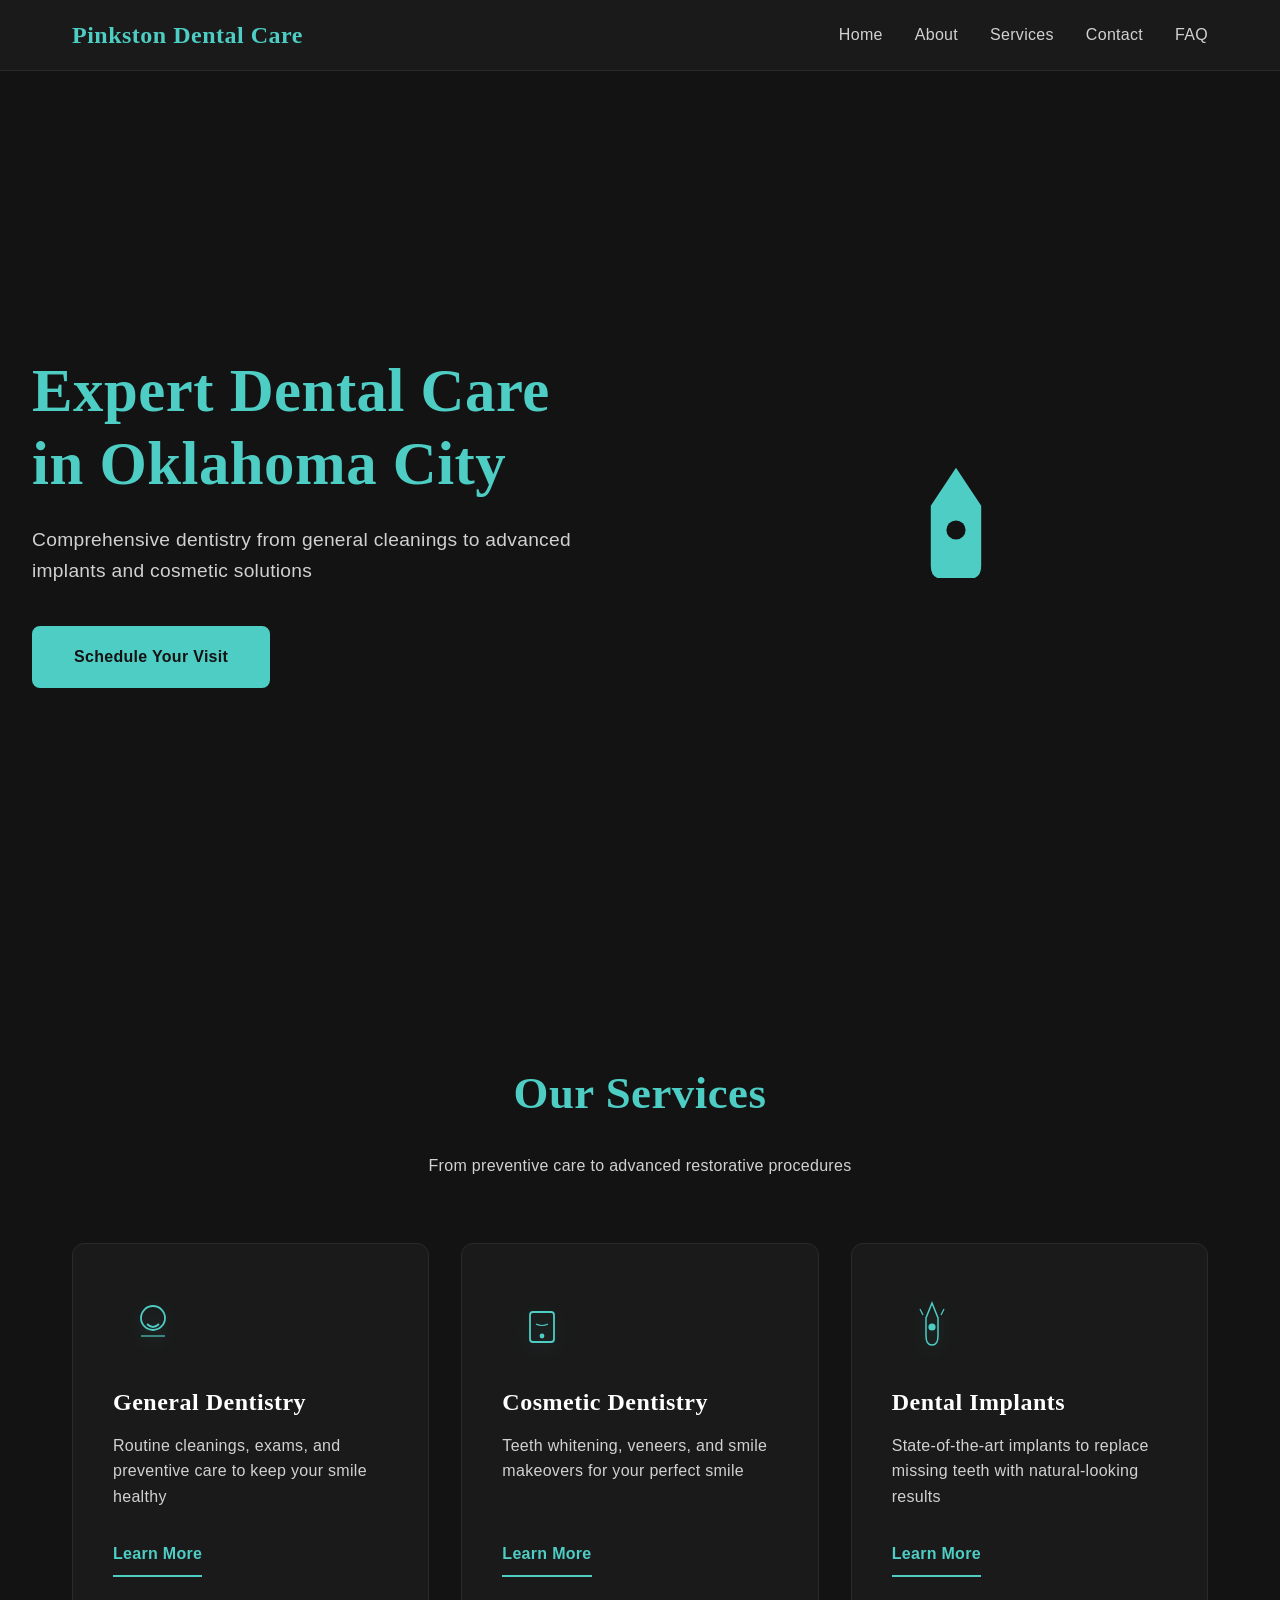
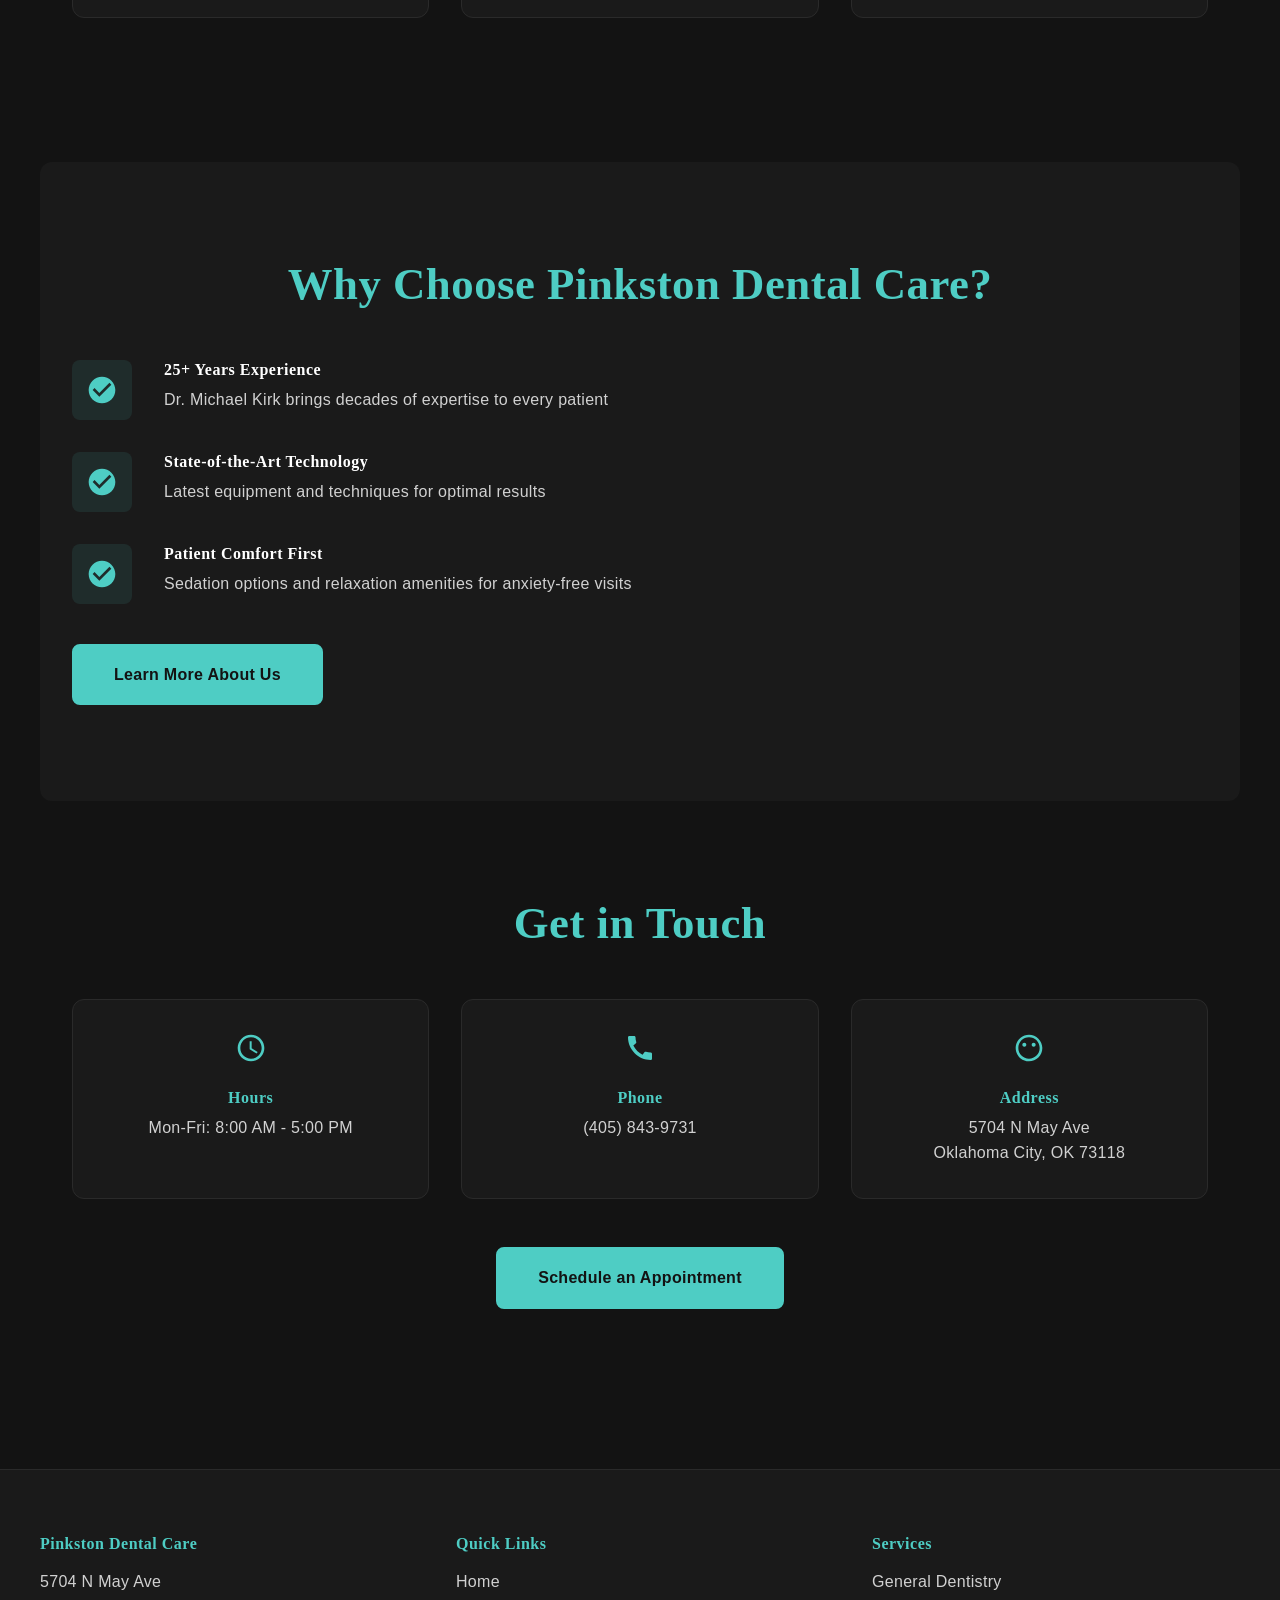
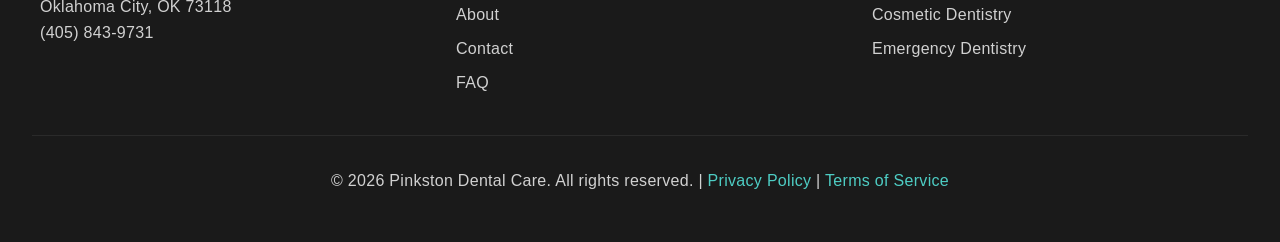
<file: index.html>
<!DOCTYPE html>
<html lang="en">
<head>
    <meta charset="UTF-8">
    <meta name="viewport" content="width=device-width, initial-scale=1.0">
    <title>Pinkston Dental Care | Dentist Oklahoma City, OK</title>
    <meta name="description" content="Expert dental care in Oklahoma City. Dr. Kirk offers cosmetic dentistry, implants, sedation dentistry, and emergency services at Pinkston Dental Care.">
    <meta name="theme-color" content="#131313">
    <meta property="og:title" content="Pinkston Dental Care | Dentist Oklahoma City, OK">
    <meta property="og:description" content="Expert dental care at Pinkston Dental Care in Oklahoma City. Cosmetic dentistry, implants, and more.">
    <meta property="og:type" content="website">
    <meta property="og:url" content="https://oh-ashen-one.github.io/grand-dental-studio/">
    <link rel="canonical" href="https://oh-ashen-one.github.io/grand-dental-studio/">
    <link rel="stylesheet" href="css/styles.css?v=1774543622">
    <!-- DESIGN SYSTEM — Pinkston Dental Care
    Niche: Dentist | Vibe: Dark professional with soft teal accents, minimalist approach
    Color: Roll 3 (#4ECDC4 teal + #1a1a1a bg) | Nav: Roll 2 | Hero: Roll 1 | Motion: Roll 4 | Sections: Roll 2 -->
    <script type="application/ld+json">
    {
        "@context": "https://schema.org",
        "@type": "LocalBusiness",
        "name": "Pinkston Dental Care",
        "image": "https://www.dentistokc.com/assets/images/office-1.jpg",
        "description": "Expert dental care including cosmetic dentistry, dental implants, and emergency services in Oklahoma City",
        "address": {
            "@type": "PostalAddress",
            "streetAddress": "5704 N May Ave",
            "addressLocality": "Oklahoma City",
            "addressRegion": "OK",
            "postalCode": "73118",
            "addressCountry": "US"
        },
        "telephone": "(405) 843-9731",
        "url": "https://oh-ashen-one.github.io/grand-dental-studio/",
        "email": "pinkstoninfo@gmail.com",
        "priceRange": "$$$",
        "openingHoursSpecification": [
            {
                "@type": "OpeningHoursSpecification",
                "dayOfWeek": ["Monday", "Tuesday", "Wednesday", "Thursday", "Friday"],
                "opens": "08:00",
                "closes": "17:00"
            }
        ],
        "aggregateRating": {
            "@type": "AggregateRating",
            "ratingValue": "4.9",
            "reviewCount": "425"
        }
    }
    </script>
</head>
<body>
    <nav class="navbar">
        <div class="nav-container">
            <div class="nav-brand">Pinkston Dental Care</div>
            <button class="menu-toggle" id="menuToggle">
                <svg width="24" height="24" viewBox="0 0 24 24" fill="none" stroke="currentColor" stroke-width="2">
                    <line x1="3" y1="6" x2="21" y2="6"></line>
                    <line x1="3" y1="12" x2="21" y2="12"></line>
                    <line x1="3" y1="18" x2="21" y2="18"></line>
                </svg>
            </button>
            <ul class="nav-menu" id="navMenu">
                <li><a href="index.html">Home</a></li>
                <li><a href="about.html">About</a></li>
                <li><a href="#services">Services</a></li>
                <li><a href="contact.html">Contact</a></li>
                <li><a href="faq.html">FAQ</a></li>
            </ul>
        </div>
    </nav>

    <main>
        <!-- Hero Section -->
        <section class="hero reveal" id="hero">
            <div class="hero-content">
                <h1>Expert Dental Care in Oklahoma City</h1>
                <p>Comprehensive dentistry from general cleanings to advanced implants and cosmetic solutions</p>
                <a href="contact.html" class="cta-button">Schedule Your Visit</a>
            </div>
            <div class="hero-visual">
                <div class="tooth-icon">
                    <svg viewBox="0 0 100 100" width="120" height="120">
                        <path d="M50 10 L70 40 L70 90 Q70 100 60 100 L40 100 Q30 100 30 90 L30 40 Z" fill="#4ECDC4" stroke="#4ECDC4" stroke-width="2"/>
                        <circle cx="50" cy="60" r="8" fill="#131313"/>
                    </svg>
                </div>
            </div>
        </section>

        <!-- Services Section -->
        <section class="services reveal" id="services">
            <div class="section-header">
                <h2>Our Services</h2>
                <p>From preventive care to advanced restorative procedures</p>
            </div>
            <div class="services-grid">
                <div class="service-card reveal">
                    <div class="service-icon">
                        <svg viewBox="0 0 100 100" width="60" height="60">
                            <circle cx="50" cy="40" r="20" fill="none" stroke="#4ECDC4" stroke-width="3"/>
                            <path d="M40 50 Q50 60 60 50" fill="none" stroke="#4ECDC4" stroke-width="3"/>
                            <line x1="30" y1="70" x2="70" y2="70" stroke="#4ECDC4" stroke-width="2"/>
                        </svg>
                    </div>
                    <h3>General Dentistry</h3>
                    <p>Routine cleanings, exams, and preventive care to keep your smile healthy</p>
                    <a href="services/general-dentistry.html" class="service-link">Learn More</a>
                </div>

                <div class="service-card reveal">
                    <div class="service-icon">
                        <svg viewBox="0 0 100 100" width="60" height="60">
                            <rect x="30" y="30" width="40" height="50" fill="none" stroke="#4ECDC4" stroke-width="3" rx="5"/>
                            <path d="M40 50 Q50 55 60 50" stroke="#4ECDC4" stroke-width="2" fill="none"/>
                            <circle cx="50" cy="70" r="4" fill="#4ECDC4"/>
                        </svg>
                    </div>
                    <h3>Cosmetic Dentistry</h3>
                    <p>Teeth whitening, veneers, and smile makeovers for your perfect smile</p>
                    <a href="services/cosmetic-dentistry.html" class="service-link">Learn More</a>
                </div>

                <div class="service-card reveal">
                    <div class="service-icon">
                        <svg viewBox="0 0 100 100" width="60" height="60">
                            <path d="M50 15 L60 40 L60 70 Q60 85 50 85 Q40 85 40 70 L40 40 Z" fill="none" stroke="#4ECDC4" stroke-width="2.5"/>
                            <circle cx="50" cy="55" r="6" fill="#4ECDC4"/>
                            <line x1="35" y1="35" x2="30" y2="25" stroke="#4ECDC4" stroke-width="2"/>
                            <line x1="65" y1="35" x2="70" y2="25" stroke="#4ECDC4" stroke-width="2"/>
                        </svg>
                    </div>
                    <h3>Dental Implants</h3>
                    <p>State-of-the-art implants to replace missing teeth with natural-looking results</p>
                    <a href="services/emergency-dentistry.html" class="service-link">Learn More</a>
                </div>
            </div>
        </section>

        <!-- About Section -->
        <section class="about-preview reveal">
            <div class="about-content">
                <h2>Why Choose Pinkston Dental Care?</h2>
                <div class="features">
                    <div class="feature-item">
                        <div class="feature-icon">
                            <svg viewBox="0 0 24 24" width="32" height="32">
                                <path fill="#4ECDC4" d="M12 2C6.48 2 2 6.48 2 12s4.48 10 10 10 10-4.48 10-10S17.52 2 12 2zm-2 15l-5-5 1.41-1.41L10 14.17l7.59-7.59L19 8l-9 9z"/>
                            </svg>
                        </div>
                        <div>
                            <h4>25+ Years Experience</h4>
                            <p>Dr. Michael Kirk brings decades of expertise to every patient</p>
                        </div>
                    </div>
                    <div class="feature-item">
                        <div class="feature-icon">
                            <svg viewBox="0 0 24 24" width="32" height="32">
                                <path fill="#4ECDC4" d="M12 2C6.48 2 2 6.48 2 12s4.48 10 10 10 10-4.48 10-10S17.52 2 12 2zm-2 15l-5-5 1.41-1.41L10 14.17l7.59-7.59L19 8l-9 9z"/>
                            </svg>
                        </div>
                        <div>
                            <h4>State-of-the-Art Technology</h4>
                            <p>Latest equipment and techniques for optimal results</p>
                        </div>
                    </div>
                    <div class="feature-item">
                        <div class="feature-icon">
                            <svg viewBox="0 0 24 24" width="32" height="32">
                                <path fill="#4ECDC4" d="M12 2C6.48 2 2 6.48 2 12s4.48 10 10 10 10-4.48 10-10S17.52 2 12 2zm-2 15l-5-5 1.41-1.41L10 14.17l7.59-7.59L19 8l-9 9z"/>
                            </svg>
                        </div>
                        <div>
                            <h4>Patient Comfort First</h4>
                            <p>Sedation options and relaxation amenities for anxiety-free visits</p>
                        </div>
                    </div>
                </div>
                <a href="about.html" class="cta-button">Learn More About Us</a>
            </div>
        </section>

        <!-- Contact Section -->
        <section class="contact-preview reveal">
            <h2>Get in Touch</h2>
            <div class="contact-info-grid">
                <div class="contact-info-card">
                    <svg viewBox="0 0 24 24" width="32" height="32">
                        <path fill="#4ECDC4" d="M12 2C6.48 2 2 6.48 2 12s4.48 10 10 10 10-4.48 10-10S17.52 2 12 2zm0 18c-4.42 0-8-3.58-8-8s3.58-8 8-8 8 3.58 8 8-3.58 8-8 8zm.5-13H11v6l5.25 3.15.75-1.23-4.5-2.67z"/>
                    </svg>
                    <h4>Hours</h4>
                    <p>Mon-Fri: 8:00 AM - 5:00 PM</p>
                </div>
                <div class="contact-info-card">
                    <svg viewBox="0 0 24 24" width="32" height="32">
                        <path fill="#4ECDC4" d="M20.01 15.38c-1.23 0-2.42-.2-3.53-.56-.35-.12-.74-.03-1.01.24l-1.57 1.97c-2.83-1.35-5.48-3.9-6.89-6.86l1.95-1.66c.27-.28.35-.67.24-1.02-.37-1.11-.56-2.3-.56-3.53 0-.54-.45-.99-.99-.99H4.19C3.65 3 3 3.24 3 3.99 3 13.28 10.73 21 20.01 21c.71 0 .99-.63.99-1.18v-3.45c0-.54-.45-.99-.99-.99z"/>
                    </svg>
                    <h4>Phone</h4>
                    <p>(405) 843-9731</p>
                </div>
                <div class="contact-info-card">
                    <svg viewBox="0 0 24 24" width="32" height="32">
                        <path fill="#4ECDC4" d="M12 2C6.48 2 2 6.48 2 12s4.48 10 10 10 10-4.48 10-10S17.52 2 12 2zm0 18c-4.42 0-8-3.58-8-8s3.58-8 8-8 8 3.58 8 8-3.58 8-8 8zm3.5-9c.83 0 1.5-.67 1.5-1.5S16.33 8 15.5 8 14 8.67 14 9.5s.67 1.5 1.5 1.5zm-7 0c.83 0 1.5-.67 1.5-1.5S9.33 8 8.5 8 7 8.67 7 9.5 7.67 11 8.5 11z"/>
                    </svg>
                    <h4>Address</h4>
                    <p>5704 N May Ave<br>Oklahoma City, OK 73118</p>
                </div>
            </div>
            <a href="contact.html" class="cta-button">Schedule an Appointment</a>
        </section>
    </main>

    <footer>
        <div class="footer-content">
            <div class="footer-section">
                <h4>Pinkston Dental Care</h4>
                <p>5704 N May Ave<br>Oklahoma City, OK 73118<br>(405) 843-9731</p>
            </div>
            <div class="footer-section">
                <h4>Quick Links</h4>
                <ul>
                    <li><a href="index.html">Home</a></li>
                    <li><a href="about.html">About</a></li>
                    <li><a href="contact.html">Contact</a></li>
                    <li><a href="faq.html">FAQ</a></li>
                </ul>
            </div>
            <div class="footer-section">
                <h4>Services</h4>
                <ul>
                    <li><a href="services/general-dentistry.html">General Dentistry</a></li>
                    <li><a href="services/cosmetic-dentistry.html">Cosmetic Dentistry</a></li>
                    <li><a href="services/emergency-dentistry.html">Emergency Dentistry</a></li>
                </ul>
            </div>
        </div>
        <div class="footer-bottom">
            <p>&copy; 2026 Pinkston Dental Care. All rights reserved. | <a href="">Privacy Policy</a> | <a href="">Terms of Service</a></p>
        </div>
    </footer>

    <script src="js/main.js?v=1774543622"></script>
</body>
</html>
</file>
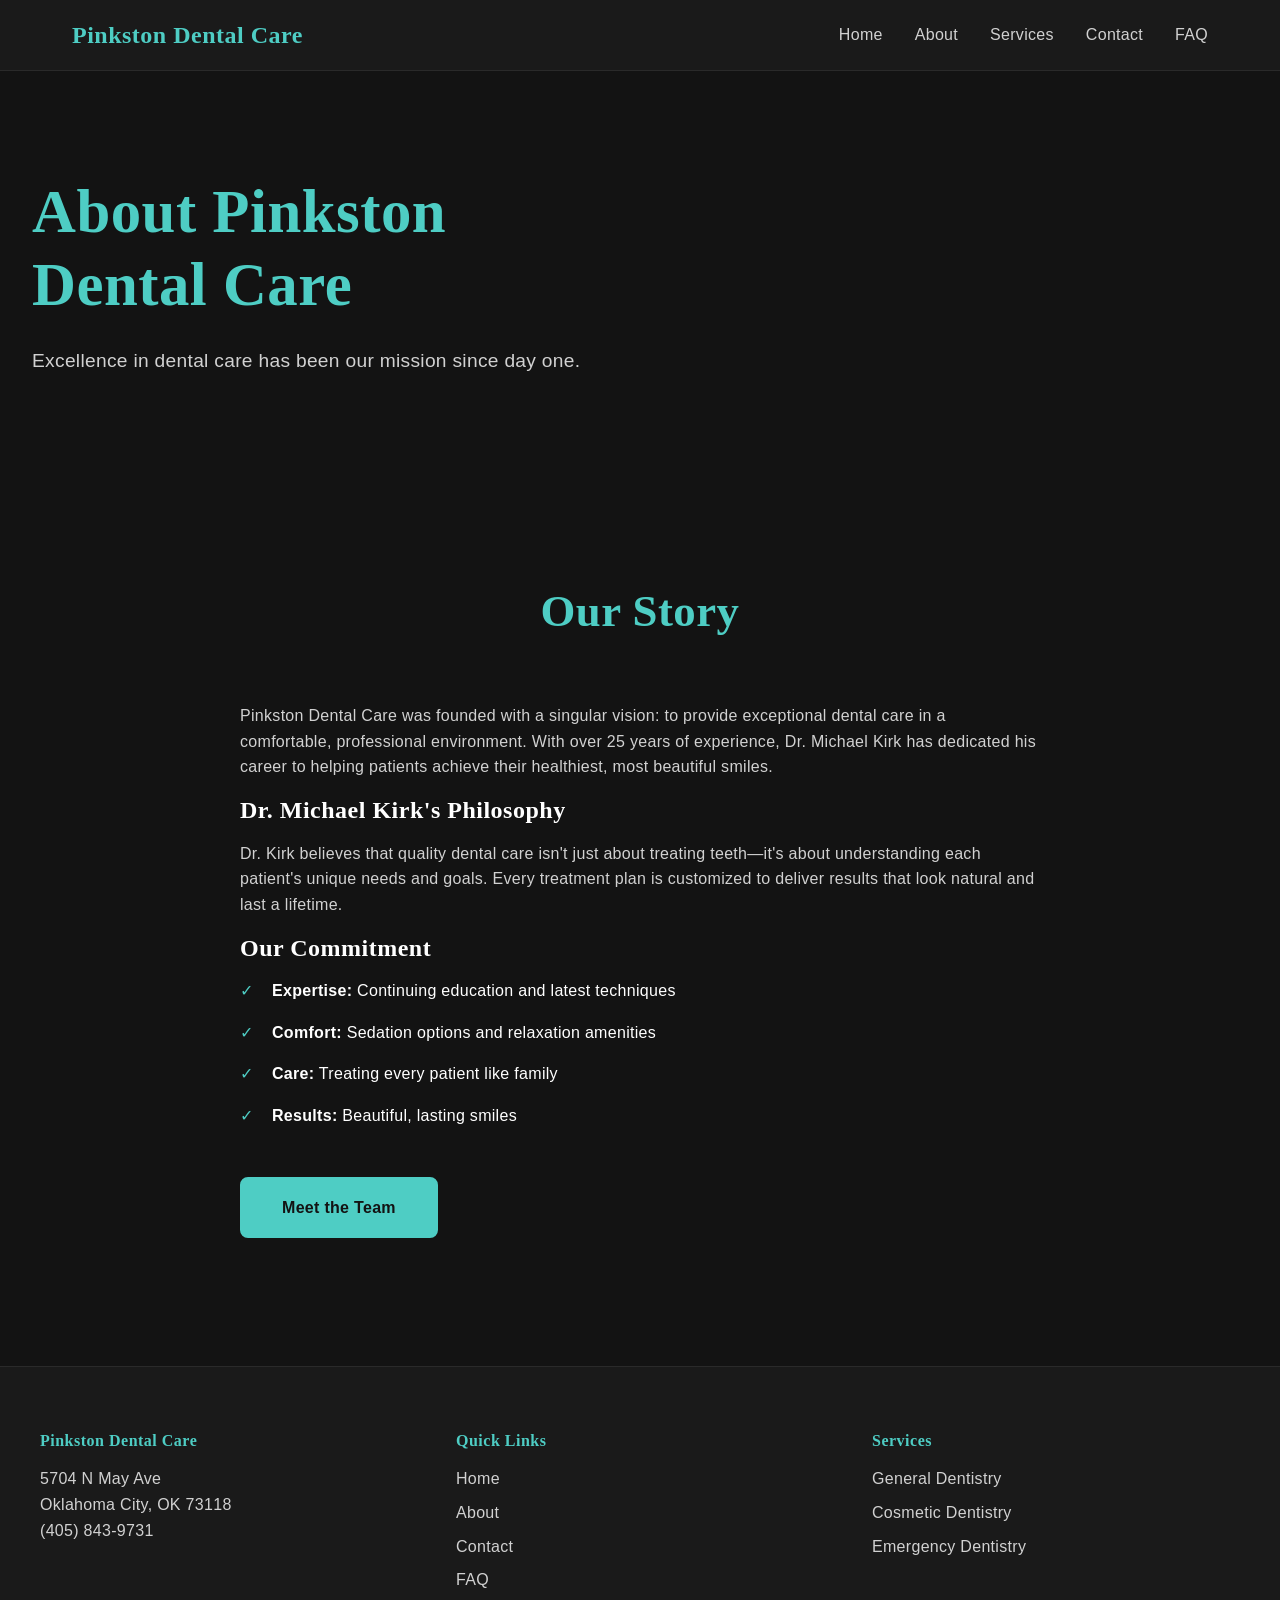
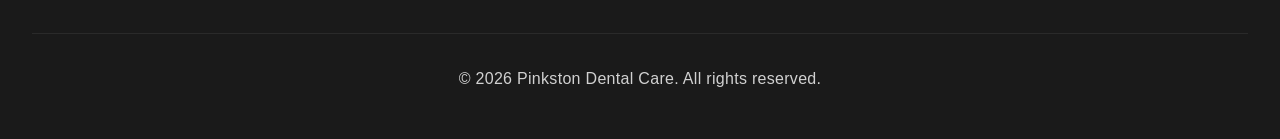
<file: about.html>
<!DOCTYPE html>
<html lang="en">
<head>
    <meta charset="UTF-8">
    <meta name="viewport" content="width=device-width, initial-scale=1.0">
    <title>About Us | Pinkston Dental Care | Oklahoma City Dentist</title>
    <meta name="description" content="Meet Dr. Michael Kirk and learn about Pinkston Dental Care's commitment to excellence in dental care.">
    <link rel="canonical" href="https://oh-ashen-one.github.io/grand-dental-studio/about.html">
    <meta property="og:title" content="About Pinkston Dental Care">
    <meta property="og:description" content="Meet our experienced dental team and learn our philosophy.">
    <link rel="stylesheet" href="css/styles.css?v=1774543622">
    <script type="application/ld+json">
    {
        "@context": "https://schema.org",
        "@type": "Person",
        "name": "Dr. Michael Kirk",
        "title": "Dentist",
        "description": "Dr. Michael Kirk is an experienced dentist with over 25 years in the field",
        "workLocation": {
            "@type": "Place",
            "address": "5704 N May Ave, Oklahoma City, OK 73118"
        }
    }
    </script>
</head>
<body>
    <nav class="navbar">
        <div class="nav-container">
            <div class="nav-brand">Pinkston Dental Care</div>
            <button class="menu-toggle" id="menuToggle">
                <svg width="24" height="24" viewBox="0 0 24 24" fill="none" stroke="currentColor" stroke-width="2">
                    <line x1="3" y1="6" x2="21" y2="6"></line>
                    <line x1="3" y1="12" x2="21" y2="12"></line>
                    <line x1="3" y1="18" x2="21" y2="18"></line>
                </svg>
            </button>
            <ul class="nav-menu" id="navMenu">
                <li><a href="index.html">Home</a></li>
                <li><a href="about.html">About</a></li>
                <li><a href="index.html#services">Services</a></li>
                <li><a href="contact.html">Contact</a></li>
                <li><a href="faq.html">FAQ</a></li>
            </ul>
        </div>
    </nav>

    <main>
        <section class="hero reveal" style="min-height: 50vh; padding: 3rem 2rem;">
            <div class="hero-content">
                <h1>About Pinkston Dental Care</h1>
                <p>Excellence in dental care has been our mission since day one.</p>
            </div>
        </section>

        <section class="services reveal" style="padding: 4rem 2rem;">
            <div class="section-header">
                <h2>Our Story</h2>
            </div>
            <div style="max-width: 800px; margin: 0 auto;">
                <p>Pinkston Dental Care was founded with a singular vision: to provide exceptional dental care in a comfortable, professional environment. With over 25 years of experience, Dr. Michael Kirk has dedicated his career to helping patients achieve their healthiest, most beautiful smiles.</p>
                
                <h3>Dr. Michael Kirk's Philosophy</h3>
                <p>Dr. Kirk believes that quality dental care isn't just about treating teeth—it's about understanding each patient's unique needs and goals. Every treatment plan is customized to deliver results that look natural and last a lifetime.</p>

                <h3>Our Commitment</h3>
                <ul style="list-style: none; padding: 0;">
                    <li style="margin-bottom: 1rem; padding-left: 2rem; position: relative;">
                        <span style="position: absolute; left: 0; color: #4ECDC4;">✓</span>
                        <strong>Expertise:</strong> Continuing education and latest techniques
                    </li>
                    <li style="margin-bottom: 1rem; padding-left: 2rem; position: relative;">
                        <span style="position: absolute; left: 0; color: #4ECDC4;">✓</span>
                        <strong>Comfort:</strong> Sedation options and relaxation amenities
                    </li>
                    <li style="margin-bottom: 1rem; padding-left: 2rem; position: relative;">
                        <span style="position: absolute; left: 0; color: #4ECDC4;">✓</span>
                        <strong>Care:</strong> Treating every patient like family
                    </li>
                    <li style="margin-bottom: 1rem; padding-left: 2rem; position: relative;">
                        <span style="position: absolute; left: 0; color: #4ECDC4;">✓</span>
                        <strong>Results:</strong> Beautiful, lasting smiles
                    </li>
                </ul>

                <a href="contact.html" class="cta-button" style="margin-top: 2rem;">Meet the Team</a>
            </div>
        </section>
    </main>

    <footer>
        <div class="footer-content">
            <div class="footer-section">
                <h4>Pinkston Dental Care</h4>
                <p>5704 N May Ave<br>Oklahoma City, OK 73118<br>(405) 843-9731</p>
            </div>
            <div class="footer-section">
                <h4>Quick Links</h4>
                <ul>
                    <li><a href="index.html">Home</a></li>
                    <li><a href="about.html">About</a></li>
                    <li><a href="contact.html">Contact</a></li>
                    <li><a href="faq.html">FAQ</a></li>
                </ul>
            </div>
            <div class="footer-section">
                <h4>Services</h4>
                <ul>
                    <li><a href="services/general-dentistry.html">General Dentistry</a></li>
                    <li><a href="services/cosmetic-dentistry.html">Cosmetic Dentistry</a></li>
                    <li><a href="services/emergency-dentistry.html">Emergency Dentistry</a></li>
                </ul>
            </div>
        </div>
        <div class="footer-bottom">
            <p>&copy; 2026 Pinkston Dental Care. All rights reserved.</p>
        </div>
    </footer>

    <script src="js/main.js?v=1774543622"></script>
</body>
</html>
</file>
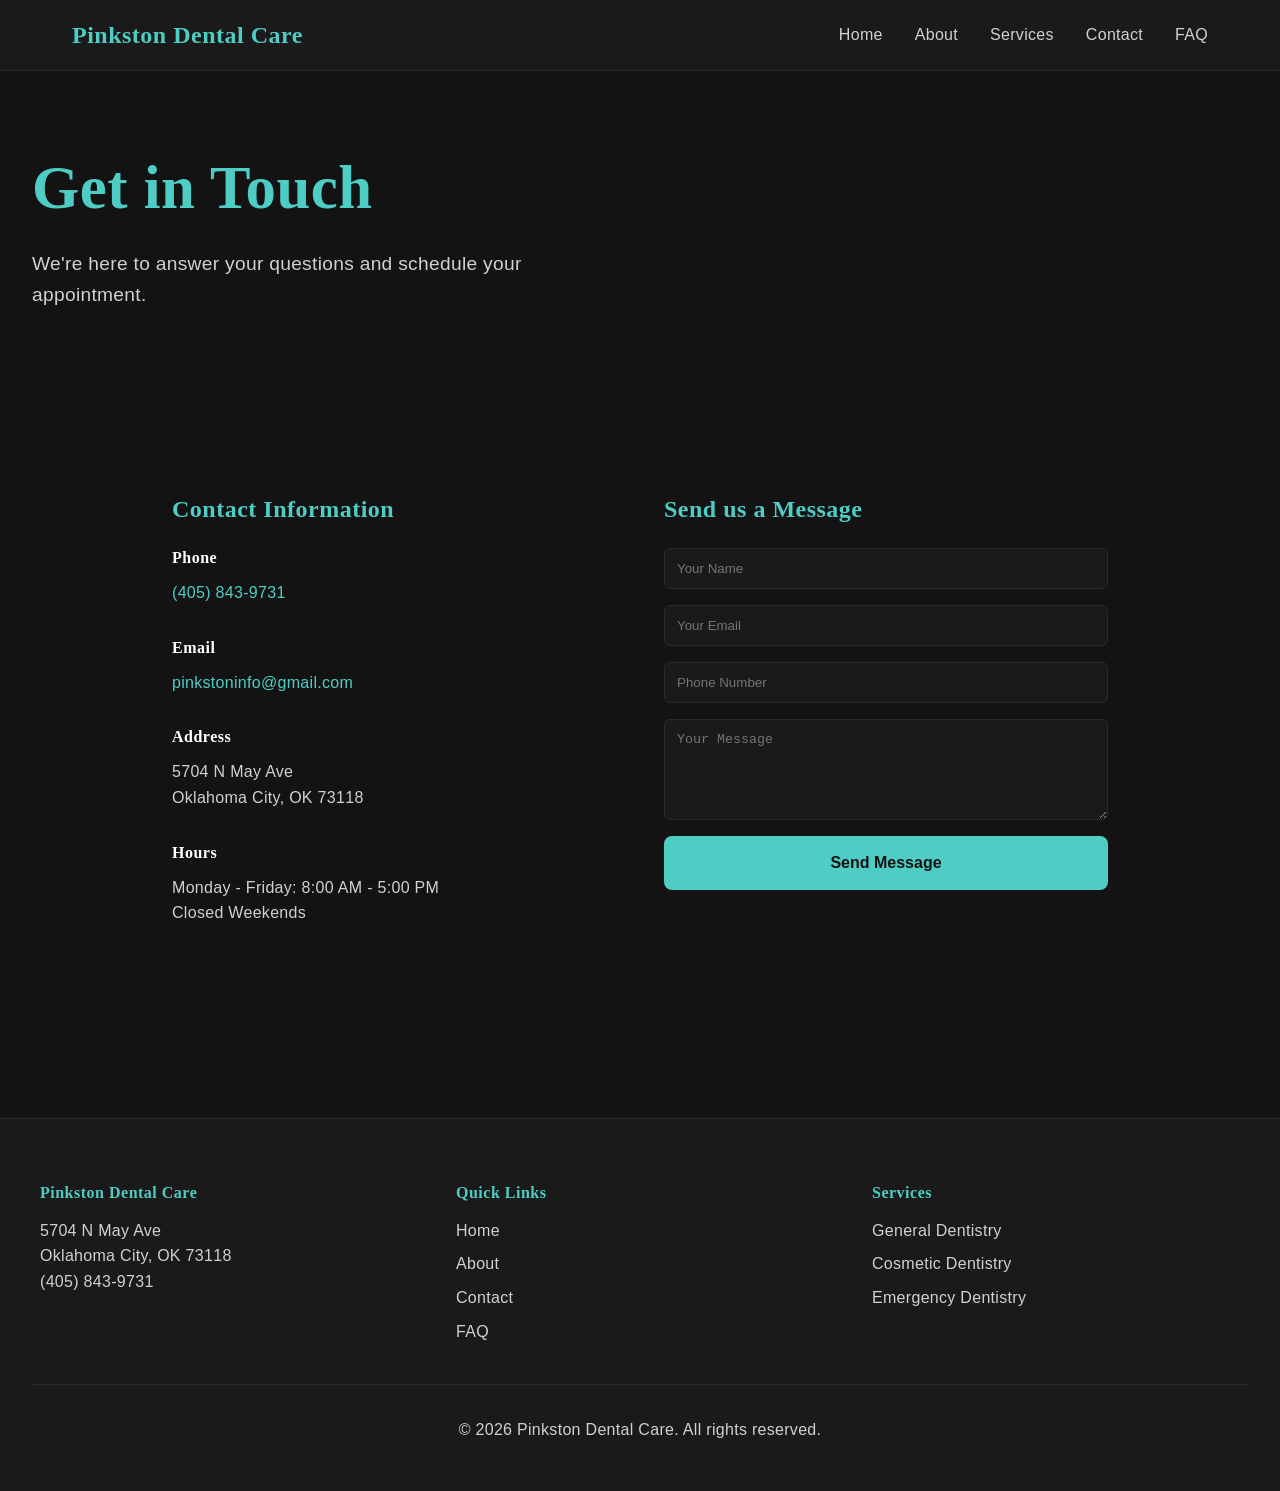
<file: contact.html>
<!DOCTYPE html>
<html lang="en">
<head>
    <meta charset="UTF-8">
    <meta name="viewport" content="width=device-width, initial-scale=1.0">
    <title>Contact Us | Pinkston Dental Care | Oklahoma City</title>
    <meta name="description" content="Contact Pinkston Dental Care to schedule your appointment or ask any questions.">
    <link rel="canonical" href="https://oh-ashen-one.github.io/grand-dental-studio/contact.html">
    <link rel="stylesheet" href="css/styles.css?v=1774543622">
    </head>
<body>
    <nav class="navbar">
        <div class="nav-container">
            <div class="nav-brand">Pinkston Dental Care</div>
            <button class="menu-toggle" id="menuToggle">
                <svg width="24" height="24" viewBox="0 0 24 24" fill="none" stroke="currentColor" stroke-width="2">
                    <line x1="3" y1="6" x2="21" y2="6"></line>
                    <line x1="3" y1="12" x2="21" y2="12"></line>
                    <line x1="3" y1="18" x2="21" y2="18"></line>
                </svg>
            </button>
            <ul class="nav-menu" id="navMenu">
                <li><a href="index.html">Home</a></li>
                <li><a href="about.html">About</a></li>
                <li><a href="index.html#services">Services</a></li>
                <li><a href="contact.html">Contact</a></li>
                <li><a href="faq.html">FAQ</a></li>
            </ul>
        </div>
    </nav>

    <main>
        <section class="hero reveal" style="min-height: 40vh; padding: 3rem 2rem;">
            <div class="hero-content">
                <h1>Get in Touch</h1>
                <p>We're here to answer your questions and schedule your appointment.</p>
            </div>
        </section>

        <section style="padding: 4rem 2rem; max-width: 1000px; margin: 0 auto;">
            <div style="display: grid; grid-template-columns: 1fr 1fr; gap: 3rem; margin-bottom: 3rem;">
                <div>
                    <h3 style="color: #4ECDC4; margin-bottom: 1.5rem;">Contact Information</h3>
                    <div style="margin-bottom: 2rem;">
                        <h4>Phone</h4>
                        <p><a href="tel:+14058483719">(405) 843-9731</a></p>
                    </div>
                    <div style="margin-bottom: 2rem;">
                        <h4>Email</h4>
                        <p><a href="mailto:pinkstoninfo@gmail.com">pinkstoninfo@gmail.com</a></p>
                    </div>
                    <div style="margin-bottom: 2rem;">
                        <h4>Address</h4>
                        <p>5704 N May Ave<br>Oklahoma City, OK 73118</p>
                    </div>
                    <div>
                        <h4>Hours</h4>
                        <p>Monday - Friday: 8:00 AM - 5:00 PM<br>Closed Weekends</p>
                    </div>
                </div>
                <div>
                    <h3 style="color: #4ECDC4; margin-bottom: 1.5rem;">Send us a Message</h3>
                    <form style="display: flex; flex-direction: column; gap: 1rem;">
                        <input type="text" placeholder="Your Name" required style="padding: 0.75rem; background: #1a1a1a; border: 1px solid #2a2a2a; border-radius: 6px; color: #fff;">
                        <input type="email" placeholder="Your Email" required style="padding: 0.75rem; background: #1a1a1a; border: 1px solid #2a2a2a; border-radius: 6px; color: #fff;">
                        <input type="tel" placeholder="Phone Number" style="padding: 0.75rem; background: #1a1a1a; border: 1px solid #2a2a2a; border-radius: 6px; color: #fff;">
                        <textarea placeholder="Your Message" rows="5" style="padding: 0.75rem; background: #1a1a1a; border: 1px solid #2a2a2a; border-radius: 6px; color: #fff; resize: vertical;"></textarea>
                        <button type="submit" class="cta-button">Send Message</button>
                    </form>
                </div>
            </div>
        </section>
    </main>

    <footer>
        <div class="footer-content">
            <div class="footer-section">
                <h4>Pinkston Dental Care</h4>
                <p>5704 N May Ave<br>Oklahoma City, OK 73118<br>(405) 843-9731</p>
            </div>
            <div class="footer-section">
                <h4>Quick Links</h4>
                <ul>
                    <li><a href="index.html">Home</a></li>
                    <li><a href="about.html">About</a></li>
                    <li><a href="contact.html">Contact</a></li>
                    <li><a href="faq.html">FAQ</a></li>
                </ul>
            </div>
            <div class="footer-section">
                <h4>Services</h4>
                <ul>
                    <li><a href="services/general-dentistry.html">General Dentistry</a></li>
                    <li><a href="services/cosmetic-dentistry.html">Cosmetic Dentistry</a></li>
                    <li><a href="services/emergency-dentistry.html">Emergency Dentistry</a></li>
                </ul>
            </div>
        </div>
        <div class="footer-bottom">
            <p>&copy; 2026 Pinkston Dental Care. All rights reserved.</p>
        </div>
    </footer>

    <script src="js/main.js?v=1774543622"></script>
</body>
</html>
</file>
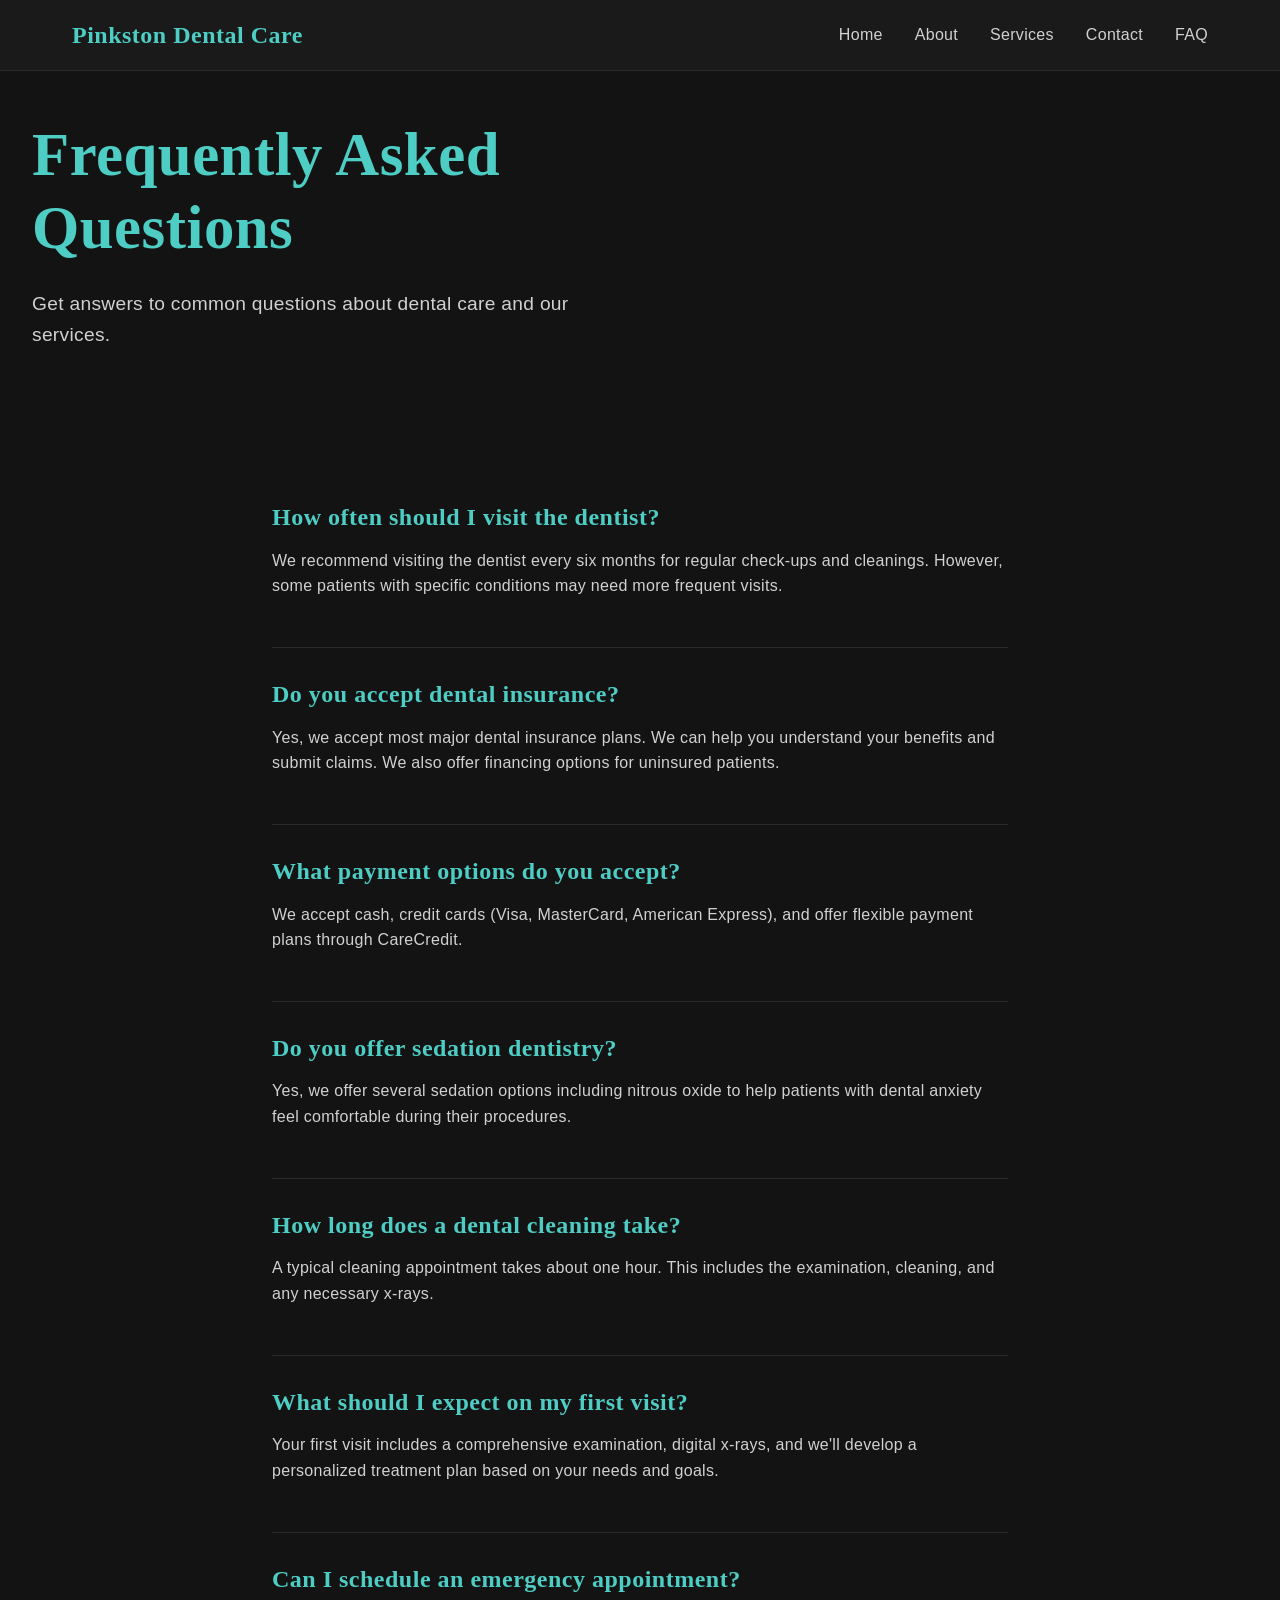
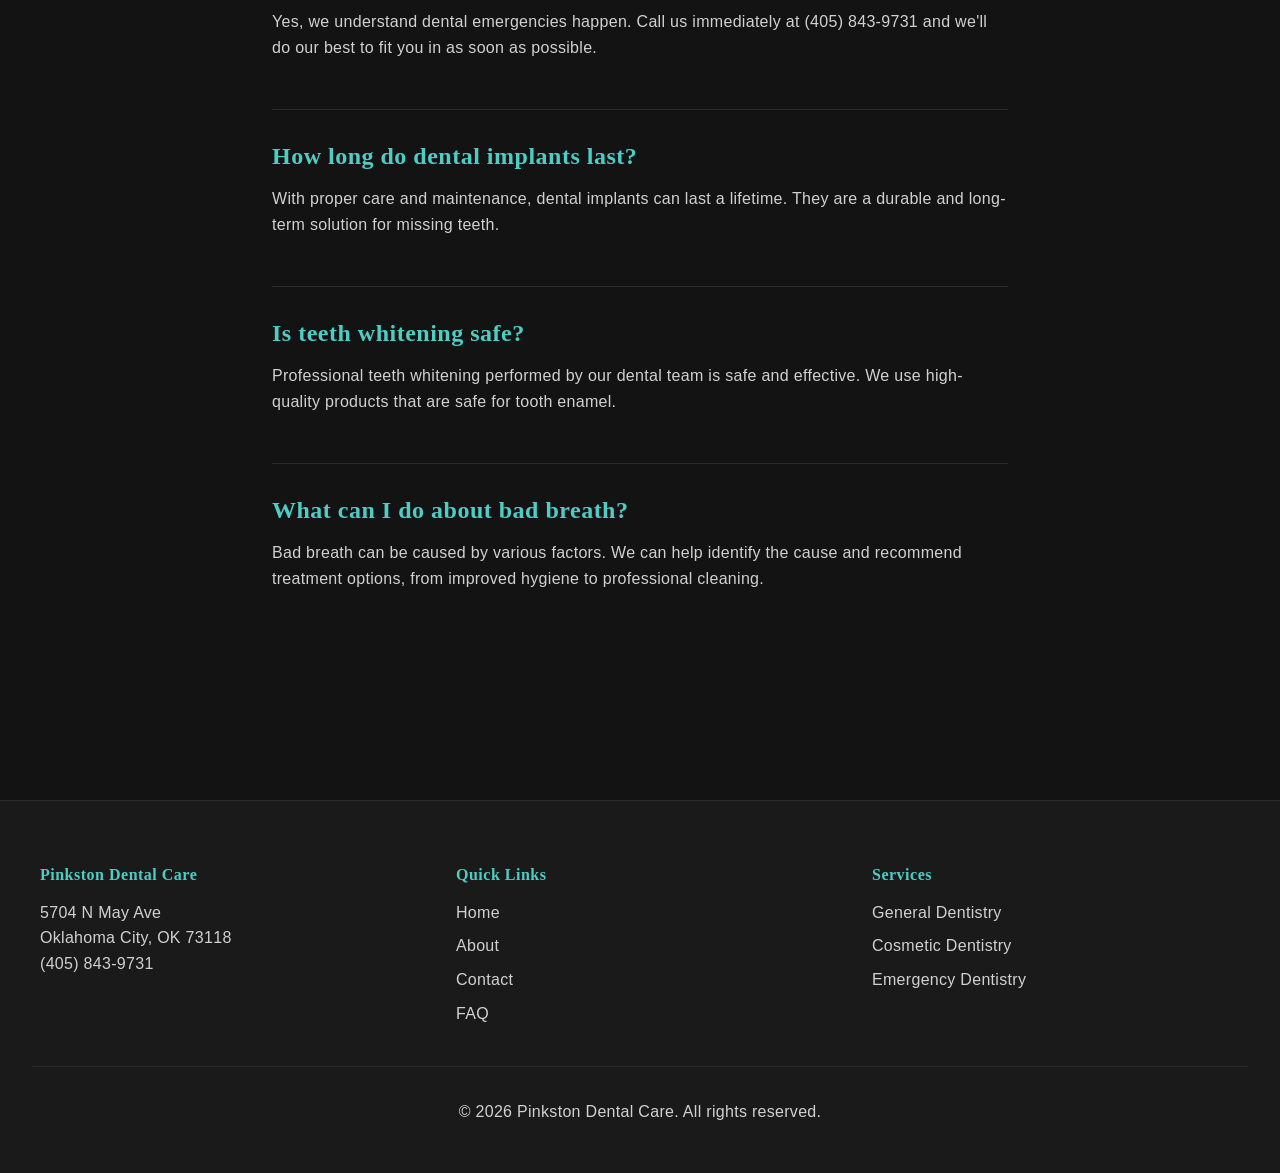
<file: faq.html>
<!DOCTYPE html>
<html lang="en">
<head>
    <meta charset="UTF-8">
    <meta name="viewport" content="width=device-width, initial-scale=1.0">
    <title>FAQ | Pinkston Dental Care | Dental Questions Answered</title>
    <meta name="description" content="Answers to frequently asked questions about dental care, procedures, and scheduling at Pinkston Dental Care.">
    <link rel="canonical" href="https://oh-ashen-one.github.io/grand-dental-studio/faq.html">
    <link rel="stylesheet" href="css/styles.css?v=1774543622">
    <script type="application/ld+json">
    {
        "@context": "https://schema.org",
        "@type": "FAQPage",
        "mainEntity": [
            {"@type": "Question", "name": "How often should I visit the dentist?", "acceptedAnswer": {"@type": "Answer", "text": "We recommend visiting the dentist every six months for regular check-ups and cleanings."}},
            {"@type": "Question", "name": "Do you accept dental insurance?", "acceptedAnswer": {"@type": "Answer", "text": "Yes, we accept most major dental insurance plans and offer financing options."}},
            {"@type": "Question", "name": "What payment options do you accept?", "acceptedAnswer": {"@type": "Answer", "text": "We accept cash, credit cards, and offer flexible payment plans through CareCredit."}},
            {"@type": "Question", "name": "Do you offer sedation dentistry?", "acceptedAnswer": {"@type": "Answer", "text": "Yes, we offer several sedation options to help anxious patients feel comfortable."}},
            {"@type": "Question", "name": "How long does a dental cleaning take?", "acceptedAnswer": {"@type": "Answer", "text": "A typical cleaning appointment takes about one hour."}},
            {"@type": "Question", "name": "What should I expect on my first visit?", "acceptedAnswer": {"@type": "Answer", "text": "Your first visit includes a comprehensive examination, x-rays, and a personalized treatment plan."}}
        ]
    }
    </script>
</head>
<body>
    <nav class="navbar">
        <div class="nav-container">
            <div class="nav-brand">Pinkston Dental Care</div>
            <button class="menu-toggle" id="menuToggle">
                <svg width="24" height="24" viewBox="0 0 24 24" fill="none" stroke="currentColor" stroke-width="2">
                    <line x1="3" y1="6" x2="21" y2="6"></line>
                    <line x1="3" y1="12" x2="21" y2="12"></line>
                    <line x1="3" y1="18" x2="21" y2="18"></line>
                </svg>
            </button>
            <ul class="nav-menu" id="navMenu">
                <li><a href="index.html">Home</a></li>
                <li><a href="about.html">About</a></li>
                <li><a href="index.html#services">Services</a></li>
                <li><a href="contact.html">Contact</a></li>
                <li><a href="faq.html">FAQ</a></li>
            </ul>
        </div>
    </nav>

    <main>
        <section class="hero reveal" style="min-height: 40vh; padding: 3rem 2rem;">
            <div class="hero-content">
                <h1>Frequently Asked Questions</h1>
                <p>Get answers to common questions about dental care and our services.</p>
            </div>
        </section>

        <section style="padding: 4rem 2rem; max-width: 800px; margin: 0 auto;">
            <div class="faq-item reveal" style="margin-bottom: 2rem; padding-bottom: 2rem; border-bottom: 1px solid #2a2a2a;">
                <h3 style="color: #4ECDC4;">How often should I visit the dentist?</h3>
                <p>We recommend visiting the dentist every six months for regular check-ups and cleanings. However, some patients with specific conditions may need more frequent visits.</p>
            </div>

            <div class="faq-item reveal" style="margin-bottom: 2rem; padding-bottom: 2rem; border-bottom: 1px solid #2a2a2a;">
                <h3 style="color: #4ECDC4;">Do you accept dental insurance?</h3>
                <p>Yes, we accept most major dental insurance plans. We can help you understand your benefits and submit claims. We also offer financing options for uninsured patients.</p>
            </div>

            <div class="faq-item reveal" style="margin-bottom: 2rem; padding-bottom: 2rem; border-bottom: 1px solid #2a2a2a;">
                <h3 style="color: #4ECDC4;">What payment options do you accept?</h3>
                <p>We accept cash, credit cards (Visa, MasterCard, American Express), and offer flexible payment plans through CareCredit.</p>
            </div>

            <div class="faq-item reveal" style="margin-bottom: 2rem; padding-bottom: 2rem; border-bottom: 1px solid #2a2a2a;">
                <h3 style="color: #4ECDC4;">Do you offer sedation dentistry?</h3>
                <p>Yes, we offer several sedation options including nitrous oxide to help patients with dental anxiety feel comfortable during their procedures.</p>
            </div>

            <div class="faq-item reveal" style="margin-bottom: 2rem; padding-bottom: 2rem; border-bottom: 1px solid #2a2a2a;">
                <h3 style="color: #4ECDC4;">How long does a dental cleaning take?</h3>
                <p>A typical cleaning appointment takes about one hour. This includes the examination, cleaning, and any necessary x-rays.</p>
            </div>

            <div class="faq-item reveal" style="margin-bottom: 2rem; padding-bottom: 2rem; border-bottom: 1px solid #2a2a2a;">
                <h3 style="color: #4ECDC4;">What should I expect on my first visit?</h3>
                <p>Your first visit includes a comprehensive examination, digital x-rays, and we'll develop a personalized treatment plan based on your needs and goals.</p>
            </div>

            <div class="faq-item reveal" style="margin-bottom: 2rem; padding-bottom: 2rem; border-bottom: 1px solid #2a2a2a;">
                <h3 style="color: #4ECDC4;">Can I schedule an emergency appointment?</h3>
                <p>Yes, we understand dental emergencies happen. Call us immediately at (405) 843-9731 and we'll do our best to fit you in as soon as possible.</p>
            </div>

            <div class="faq-item reveal" style="margin-bottom: 2rem; padding-bottom: 2rem; border-bottom: 1px solid #2a2a2a;">
                <h3 style="color: #4ECDC4;">How long do dental implants last?</h3>
                <p>With proper care and maintenance, dental implants can last a lifetime. They are a durable and long-term solution for missing teeth.</p>
            </div>

            <div class="faq-item reveal" style="margin-bottom: 2rem; padding-bottom: 2rem; border-bottom: 1px solid #2a2a2a;">
                <h3 style="color: #4ECDC4;">Is teeth whitening safe?</h3>
                <p>Professional teeth whitening performed by our dental team is safe and effective. We use high-quality products that are safe for tooth enamel.</p>
            </div>

            <div class="faq-item reveal" style="margin-bottom: 2rem; padding-bottom: 2rem;">
                <h3 style="color: #4ECDC4;">What can I do about bad breath?</h3>
                <p>Bad breath can be caused by various factors. We can help identify the cause and recommend treatment options, from improved hygiene to professional cleaning.</p>
            </div>
        </section>
    </main>

    <footer>
        <div class="footer-content">
            <div class="footer-section">
                <h4>Pinkston Dental Care</h4>
                <p>5704 N May Ave<br>Oklahoma City, OK 73118<br>(405) 843-9731</p>
            </div>
            <div class="footer-section">
                <h4>Quick Links</h4>
                <ul>
                    <li><a href="index.html">Home</a></li>
                    <li><a href="about.html">About</a></li>
                    <li><a href="contact.html">Contact</a></li>
                    <li><a href="faq.html">FAQ</a></li>
                </ul>
            </div>
            <div class="footer-section">
                <h4>Services</h4>
                <ul>
                    <li><a href="services/general-dentistry.html">General Dentistry</a></li>
                    <li><a href="services/cosmetic-dentistry.html">Cosmetic Dentistry</a></li>
                    <li><a href="services/emergency-dentistry.html">Emergency Dentistry</a></li>
                </ul>
            </div>
        </div>
        <div class="footer-bottom">
            <p>&copy; 2026 Pinkston Dental Care. All rights reserved.</p>
        </div>
    </footer>

    <script src="js/main.js?v=1774543622"></script>
</body>
</html>
</file>
<file: css/styles.css>
/* Grand Dental Studio - Dark Professional Dentistry */
:root {
    --bg-primary: #131313;
    --bg-secondary: #1a1a1a;
    --text-primary: #ffffff;
    --text-secondary: #d1d1d1;
    --accent-primary: #4ECDC4;
    --accent-dark: #2d8f8b;
    --border-color: #2a2a2a;
    --shadow: 0 4px 20px rgba(0, 0, 0, 0.5);
}

* {
    margin: 0;
    padding: 0;
    box-sizing: border-box;
}

html, body {
    height: 100%;
    width: 100%;
}

body {
    background: var(--bg-primary);
    color: var(--text-primary);
    font-family: -apple-system, BlinkMacSystemFont, 'Segoe UI', Roboto, Oxygen, Ubuntu, Cantarell, sans-serif;
    line-height: 1.6;
    font-weight: 400;
    letter-spacing: 0.3px;
}

h1, h2, h3, h4, h5, h6 {
    font-family: 'Playfair Display', 'DM Serif Display', serif;
    font-weight: 600;
    line-height: 1.2;
    margin-bottom: 0.8rem;
    letter-spacing: 0.5px;
}

h1 {
    font-size: clamp(2rem, 5vw, 3.5rem);
    margin-bottom: 1rem;
}

h2 {
    font-size: clamp(1.8rem, 4vw, 2.8rem);
    margin-bottom: 2rem;
}

h3 {
    font-size: 1.5rem;
    margin-bottom: 1rem;
}

p {
    font-size: 1rem;
    color: var(--text-secondary);
    margin-bottom: 1rem;
}

a {
    color: var(--accent-primary);
    text-decoration: none;
    transition: color 0.3s ease;
}

a:hover {
    color: #3db8a8;
}

/* Navigation */
.navbar {
    background: var(--bg-secondary);
    border-bottom: 1px solid var(--border-color);
    position: sticky;
    top: 0;
    z-index: 100;
    padding: 1rem 0;
}

.nav-container {
    max-width: 1200px;
    margin: 0 auto;
    padding: 0 2rem;
    display: flex;
    justify-content: space-between;
    align-items: center;
}

.nav-brand {
    font-size: 1.5rem;
    font-weight: 600;
    color: var(--accent-primary);
    font-family: 'Playfair Display', serif;
    letter-spacing: 0.5px;
}

.nav-menu {
    display: flex;
    list-style: none;
    gap: 2rem;
}

.nav-menu a {
    color: var(--text-secondary);
    font-weight: 500;
    transition: color 0.3s ease;
    position: relative;
}

.nav-menu a::after {
    content: '';
    position: absolute;
    bottom: -4px;
    left: 0;
    width: 0;
    height: 2px;
    background: var(--accent-primary);
    transition: width 0.3s ease;
}

.nav-menu a:hover::after {
    width: 100%;
}

.menu-toggle {
    display: none;
    background: none;
    border: none;
    color: var(--text-primary);
    cursor: pointer;
    font-size: 1.5rem;
}

/* Hero Section */
.hero {
    min-height: 100svh;
    min-height: 100dvh;
    display: grid;
    grid-template-columns: 1fr 1fr;
    align-items: center;
    gap: 3rem;
    padding: 4rem 2rem;
    max-width: 1400px;
    margin: 0 auto;
    position: relative;
    overflow: hidden;
}

.hero-content h1 {
    color: var(--accent-primary);
    margin-bottom: 1.5rem;
    font-size: clamp(2.5rem, 6vw, 3.8rem);
}

.hero-content p {
    font-size: 1.2rem;
    color: var(--text-secondary);
    margin-bottom: 2.5rem;
}

.hero-visual {
    display: flex;
    justify-content: center;
    align-items: center;
    position: relative;
}

.tooth-icon {
    animation: float 3s ease-in-out infinite;
}

@keyframes float {
    0%, 100% {
        transform: translateY(0px);
    }
    50% {
        transform: translateY(-20px);
    }
}

/* CTA Button */
.cta-button {
    display: inline-block;
    background: var(--accent-primary);
    color: var(--bg-primary);
    padding: 1rem 2.5rem;
    border-radius: 8px;
    font-weight: 600;
    font-size: 1rem;
    cursor: pointer;
    transition: all 0.3s ease;
    text-decoration: none;
    border: 2px solid var(--accent-primary);
}

.cta-button:hover {
    background: transparent;
    color: var(--accent-primary);
    transform: translateY(-2px);
    box-shadow: 0 8px 24px rgba(78, 205, 196, 0.3);
}

/* Services Section */
.services {
    padding: 6rem 2rem;
    max-width: 1200px;
    margin: 0 auto;
}

.section-header {
    text-align: center;
    margin-bottom: 4rem;
}

.section-header h2 {
    color: var(--accent-primary);
}

.services-grid {
    display: grid;
    grid-template-columns: repeat(auto-fit, minmax(320px, 1fr));
    gap: 2rem;
    margin-bottom: 3rem;
}

.service-card {
    background: var(--bg-secondary);
    padding: 2.5rem;
    border-radius: 12px;
    border: 1px solid var(--border-color);
    transition: all 0.3s ease;
    display: flex;
    flex-direction: column;
}

.service-card:hover {
    border-color: var(--accent-primary);
    transform: translateY(-8px);
    box-shadow: 0 12px 40px rgba(78, 205, 196, 0.2);
}

.service-icon {
    width: 80px;
    height: 80px;
    margin-bottom: 1.5rem;
    display: flex;
    align-items: center;
    justify-content: center;
}

.service-icon svg {
    filter: drop-shadow(0 4px 8px rgba(78, 205, 196, 0.2));
}

.service-card h3 {
    color: var(--text-primary);
    margin-bottom: 1rem;
}

.service-card p {
    margin-bottom: 1.5rem;
    flex-grow: 1;
}

.service-link {
    align-self: flex-start;
    font-weight: 600;
    padding: 0.5rem 0;
    border-bottom: 2px solid var(--accent-primary);
    transition: all 0.3s ease;
}

.service-link:hover {
    padding-left: 0.5rem;
}

/* About Preview */
.about-preview {
    padding: 6rem 2rem;
    background: var(--bg-secondary);
    max-width: 1200px;
    margin: 0 auto;
    border-radius: 12px;
}

.about-content h2 {
    color: var(--accent-primary);
    text-align: center;
    margin-bottom: 3rem;
}

.features {
    display: grid;
    gap: 2rem;
    margin-bottom: 2.5rem;
}

.feature-item {
    display: flex;
    gap: 2rem;
    align-items: flex-start;
}

.feature-icon {
    flex-shrink: 0;
    width: 60px;
    height: 60px;
    display: flex;
    align-items: center;
    justify-content: center;
    background: rgba(78, 205, 196, 0.1);
    border-radius: 8px;
}

.feature-item h4 {
    color: var(--text-primary);
    margin-bottom: 0.5rem;
}

.feature-item p {
    color: var(--text-secondary);
    margin-bottom: 0;
}

/* Contact Preview */
.contact-preview {
    padding: 6rem 2rem;
    max-width: 1200px;
    margin: 0 auto;
    text-align: center;
}

.contact-preview h2 {
    color: var(--accent-primary);
    margin-bottom: 3rem;
}

.contact-info-grid {
    display: grid;
    grid-template-columns: repeat(auto-fit, minmax(250px, 1fr));
    gap: 2rem;
    margin-bottom: 3rem;
}

.contact-info-card {
    background: var(--bg-secondary);
    padding: 2rem;
    border-radius: 12px;
    border: 1px solid var(--border-color);
    transition: all 0.3s ease;
}

.contact-info-card:hover {
    border-color: var(--accent-primary);
    box-shadow: 0 8px 24px rgba(78, 205, 196, 0.15);
}

.contact-info-card svg {
    margin-bottom: 1rem;
}

.contact-info-card h4 {
    color: var(--accent-primary);
    margin-bottom: 0.5rem;
}

.contact-info-card p {
    color: var(--text-secondary);
    margin-bottom: 0;
}

/* Footer */
footer {
    background: var(--bg-secondary);
    border-top: 1px solid var(--border-color);
    padding: 4rem 2rem 2rem;
    margin-top: 4rem;
}

.footer-content {
    max-width: 1200px;
    margin: 0 auto;
    display: grid;
    grid-template-columns: repeat(auto-fit, minmax(250px, 1fr));
    gap: 3rem;
    margin-bottom: 2rem;
}

.footer-section h4 {
    color: var(--accent-primary);
    margin-bottom: 1rem;
}

.footer-section ul {
    list-style: none;
}

.footer-section ul li {
    margin-bottom: 0.5rem;
}

.footer-section a {
    color: var(--text-secondary);
    transition: color 0.3s ease;
}

.footer-section a:hover {
    color: var(--accent-primary);
}

.footer-bottom {
    text-align: center;
    padding-top: 2rem;
    border-top: 1px solid var(--border-color);
    color: var(--text-secondary);
    font-size: 0.9rem;
}

/* GSAP Animations — progressive enhancement */
.reveal {
    opacity: 1;
    transform: translateY(0);
    transition: opacity 0.6s ease, transform 0.6s ease;
}

@media (prefers-reduced-motion: reduce) {
    *, *::before, *::after {
        animation-duration: 0.01ms !important;
        transition-duration: 0.01ms !important;
    }
}

/* Mobile Navigation */
@media (max-width: 768px) {
    .menu-toggle {
        display: flex;
        flex-direction: column;
    }

    .nav-menu {
        display: none;
        position: absolute;
        top: 70px;
        left: 0;
        right: 0;
        flex-direction: column;
        background: var(--bg-secondary);
        padding: 2rem;
        gap: 1rem;
        border-bottom: 1px solid var(--border-color);
    }

    .nav-menu.active {
        display: flex;
    }

    .hero {
        grid-template-columns: 1fr;
        min-height: auto;
        padding: 2rem 1rem;
    }

    .hero-content h1 {
        font-size: 2rem;
    }

    .services {
        padding: 3rem 1rem;
    }

    .section-header {
        margin-bottom: 2rem;
    }

    .services-grid {
        gap: 1.5rem;
    }

    .about-preview {
        padding: 3rem 1rem;
    }

    .contact-preview {
        padding: 3rem 1rem;
    }

    .footer-content {
        gap: 2rem;
    }

    .feature-item {
        gap: 1rem;
    }
}

@media (max-width: 480px) {
    h1 {
        font-size: 1.75rem;
    }

    h2 {
        font-size: 1.5rem;
    }

    .nav-container {
        padding: 0 1rem;
    }

    .hero-content p {
        font-size: 1rem;
    }

    .cta-button {
        padding: 0.8rem 2rem;
        font-size: 0.95rem;
    }

    .services-grid {
        grid-template-columns: 1fr;
    }

    .feature-item {
        flex-direction: column;
    }

    .feature-icon {
        margin: 0;
    }
}
</file>
